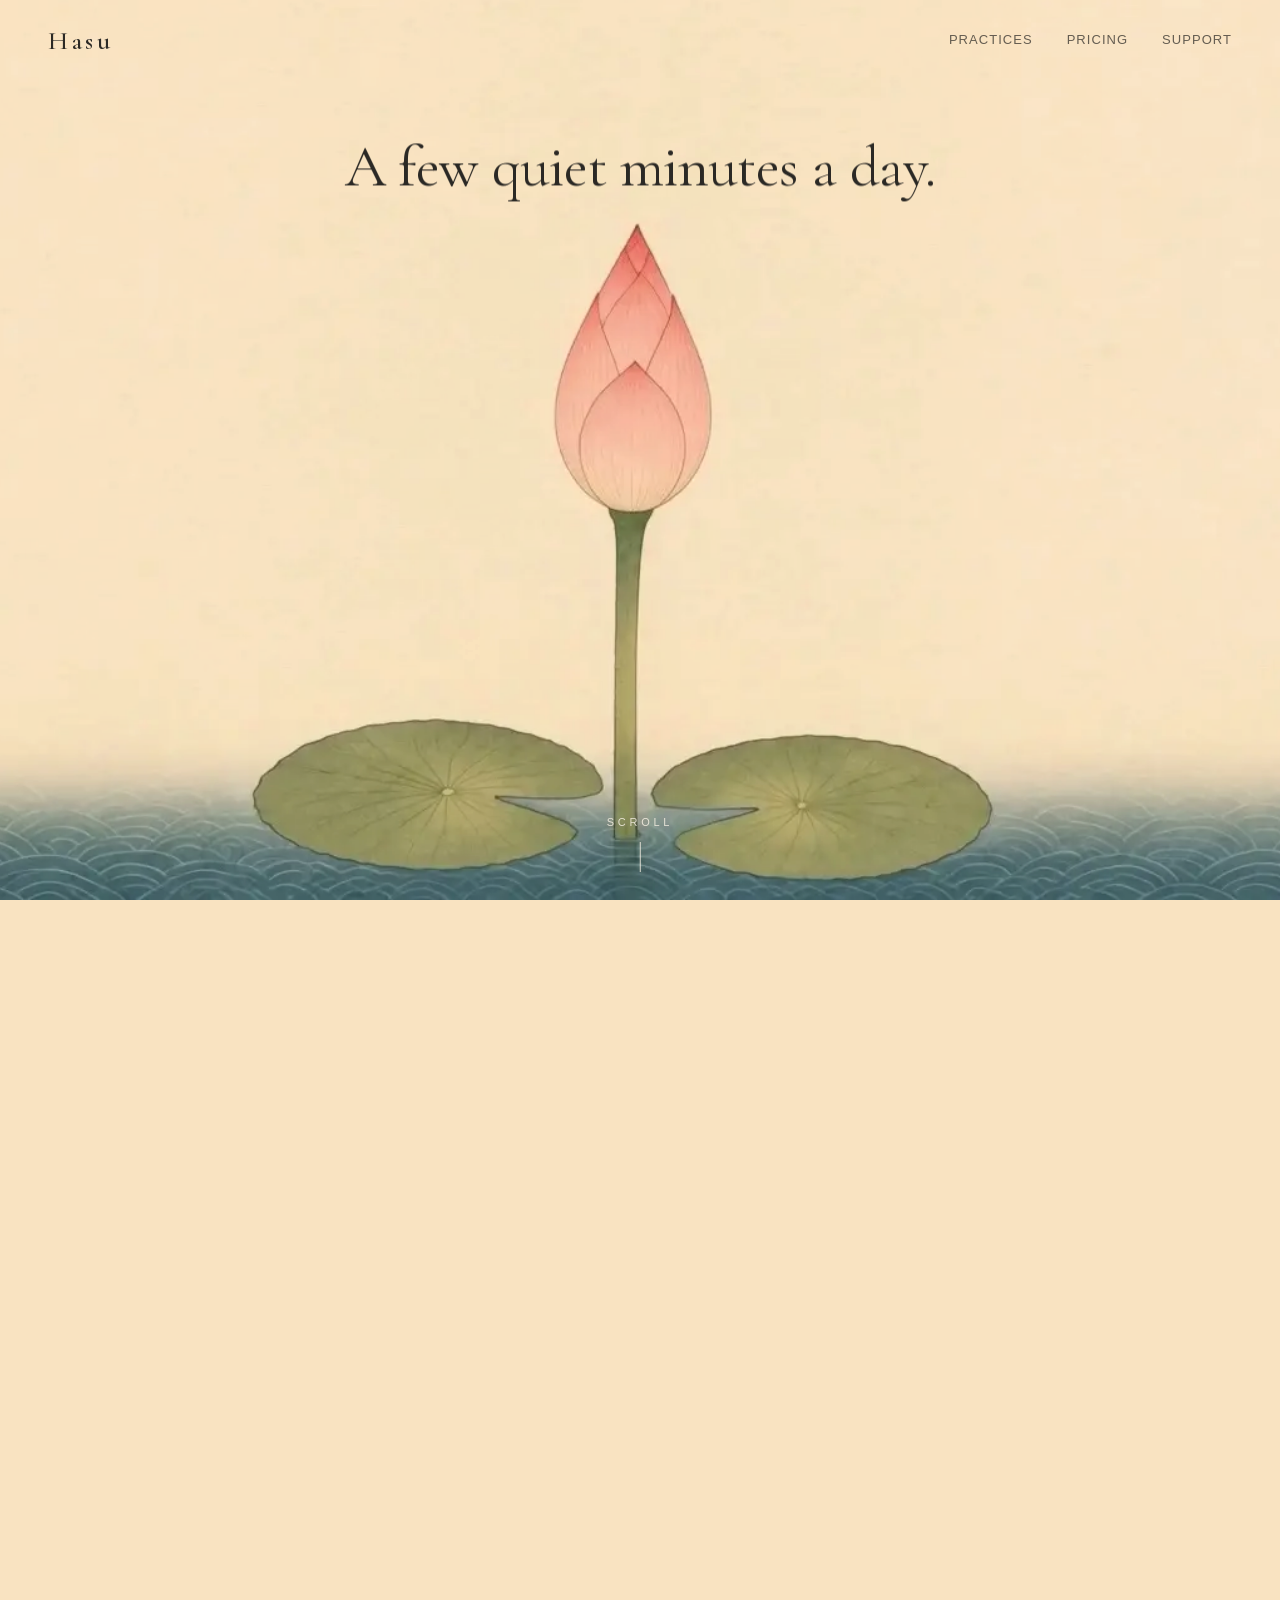
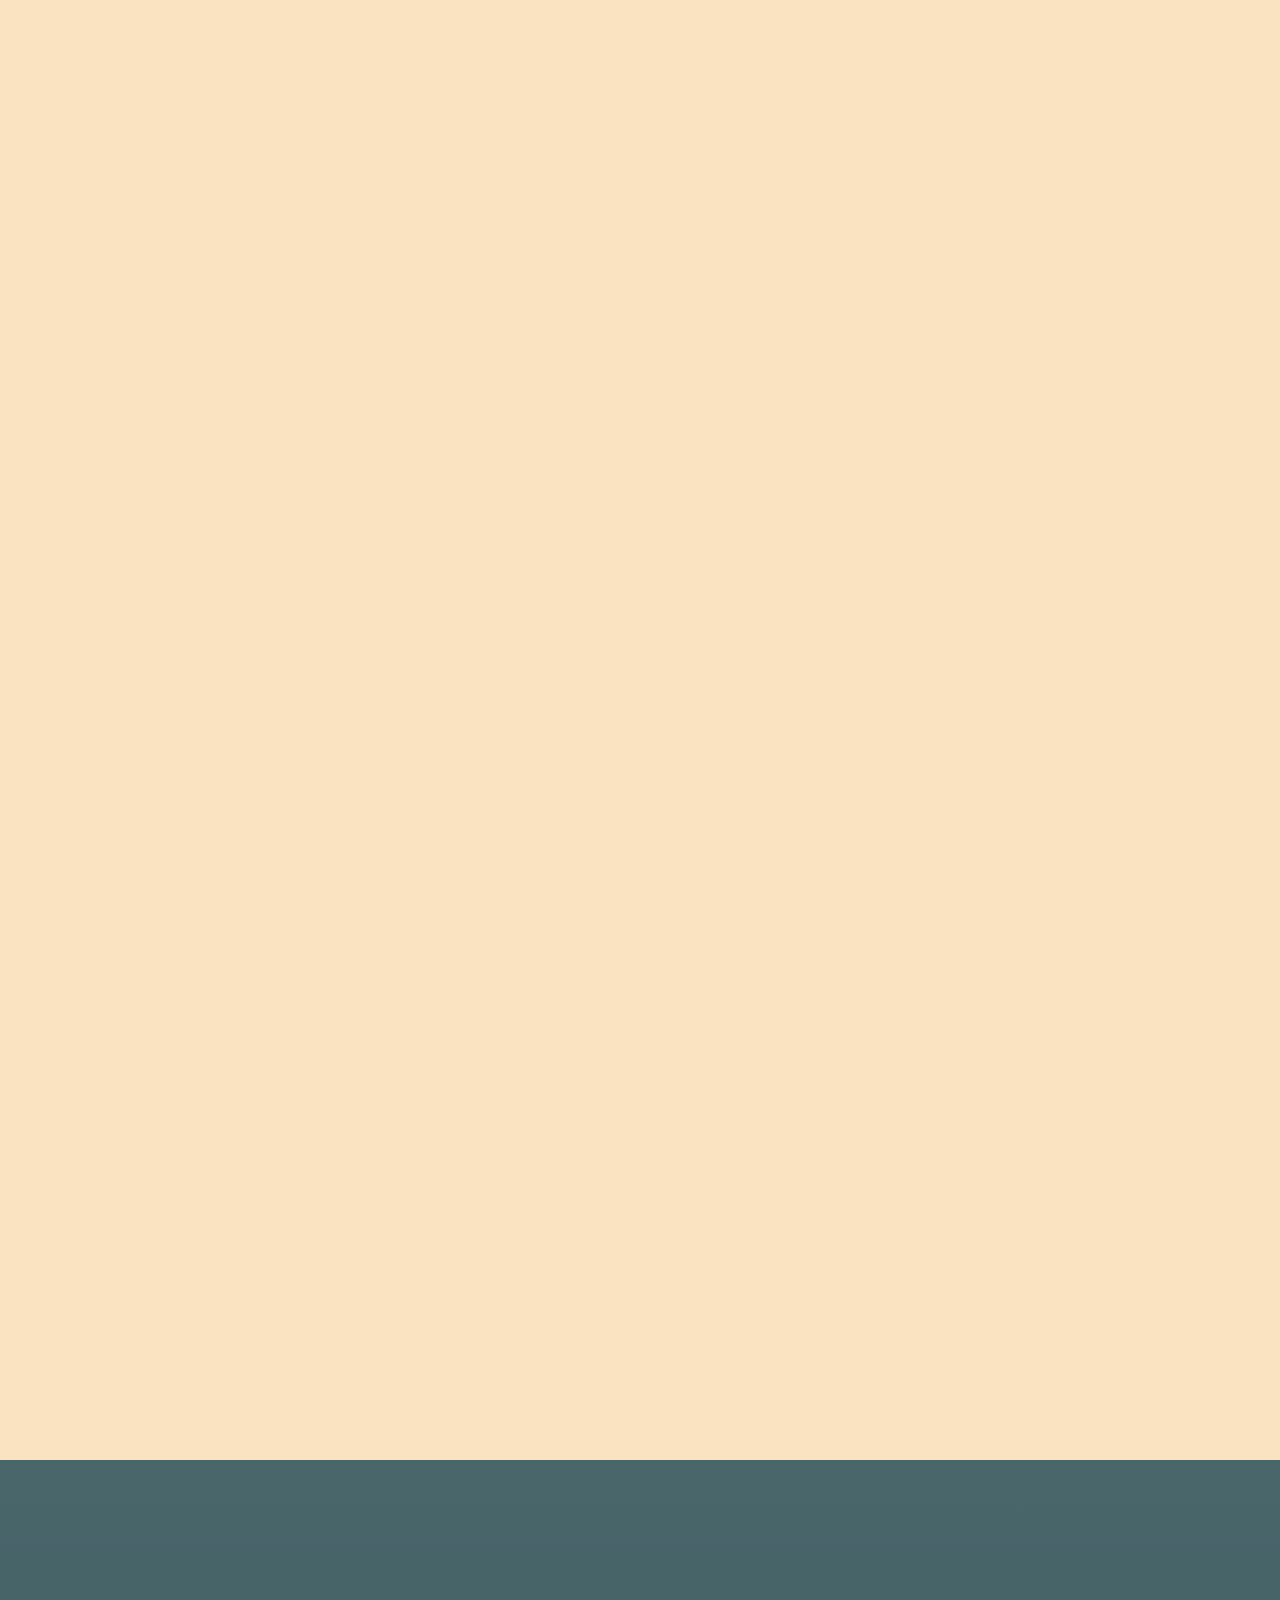
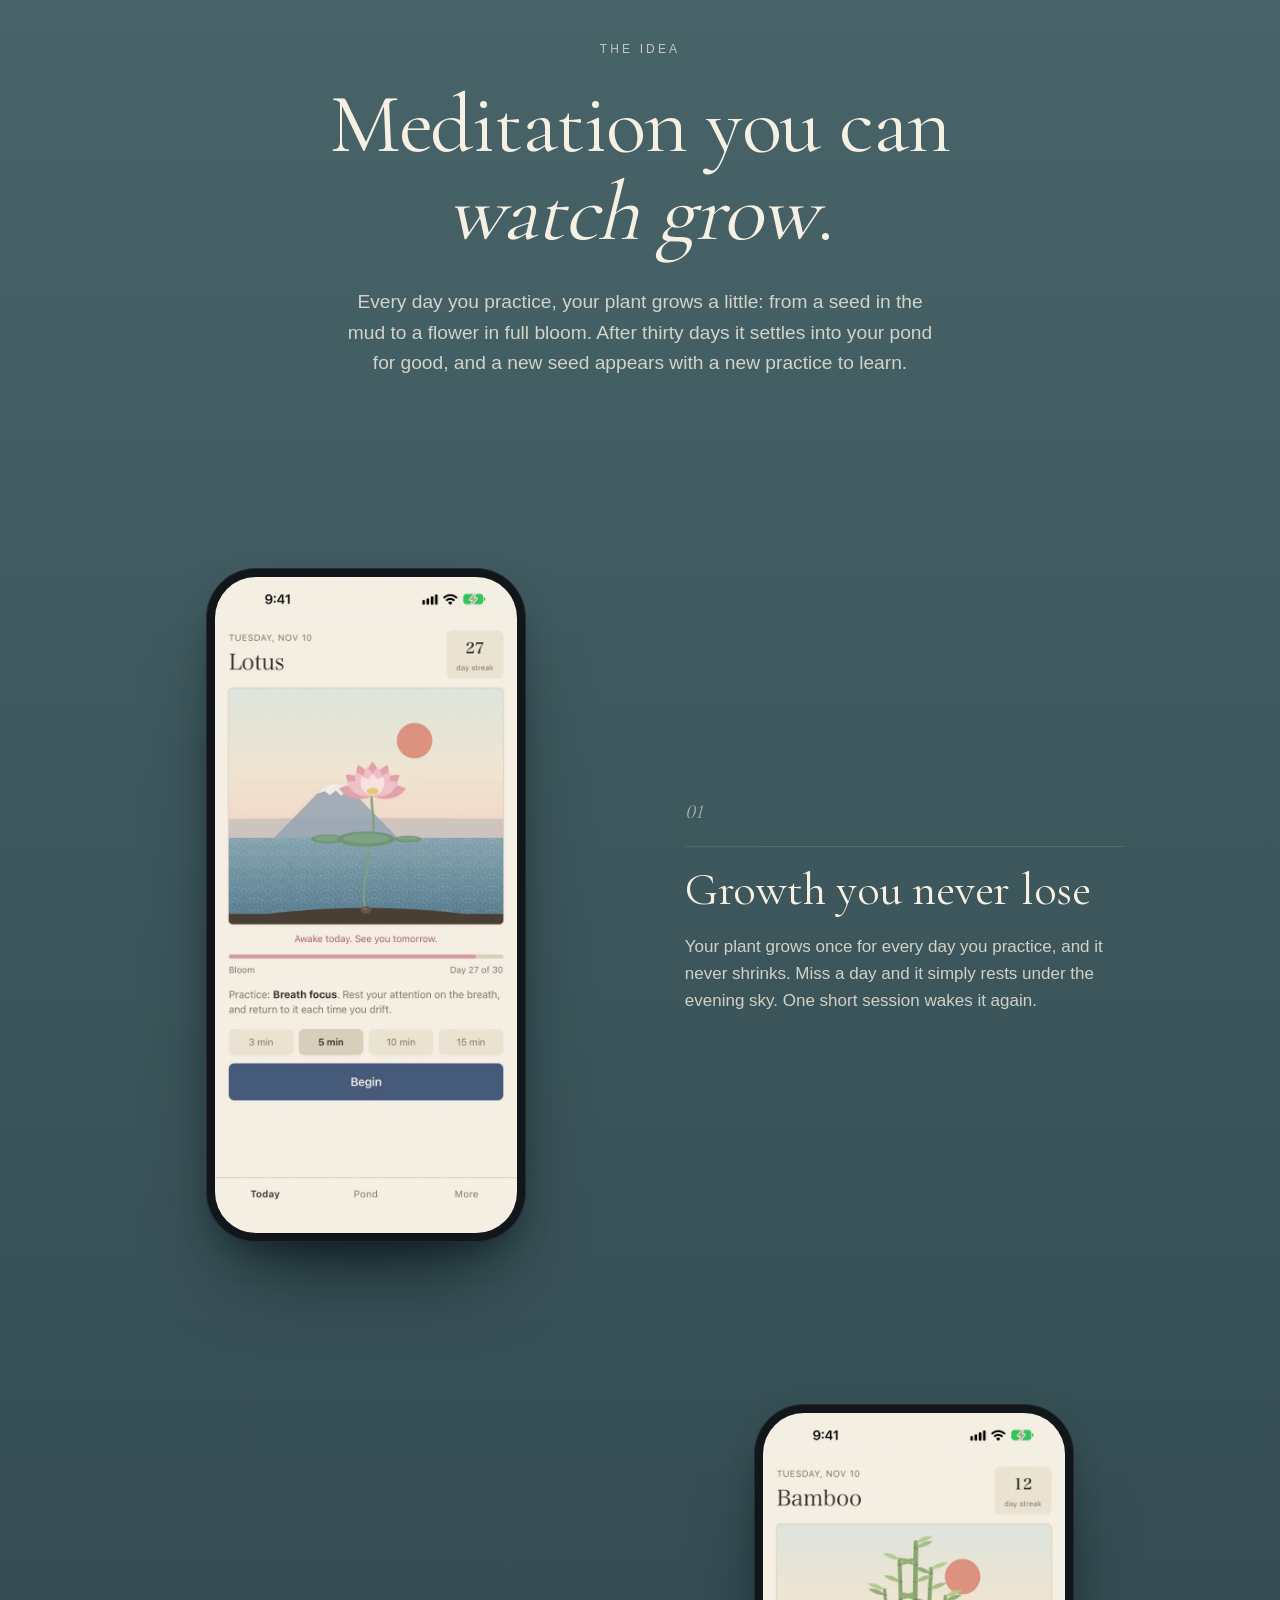
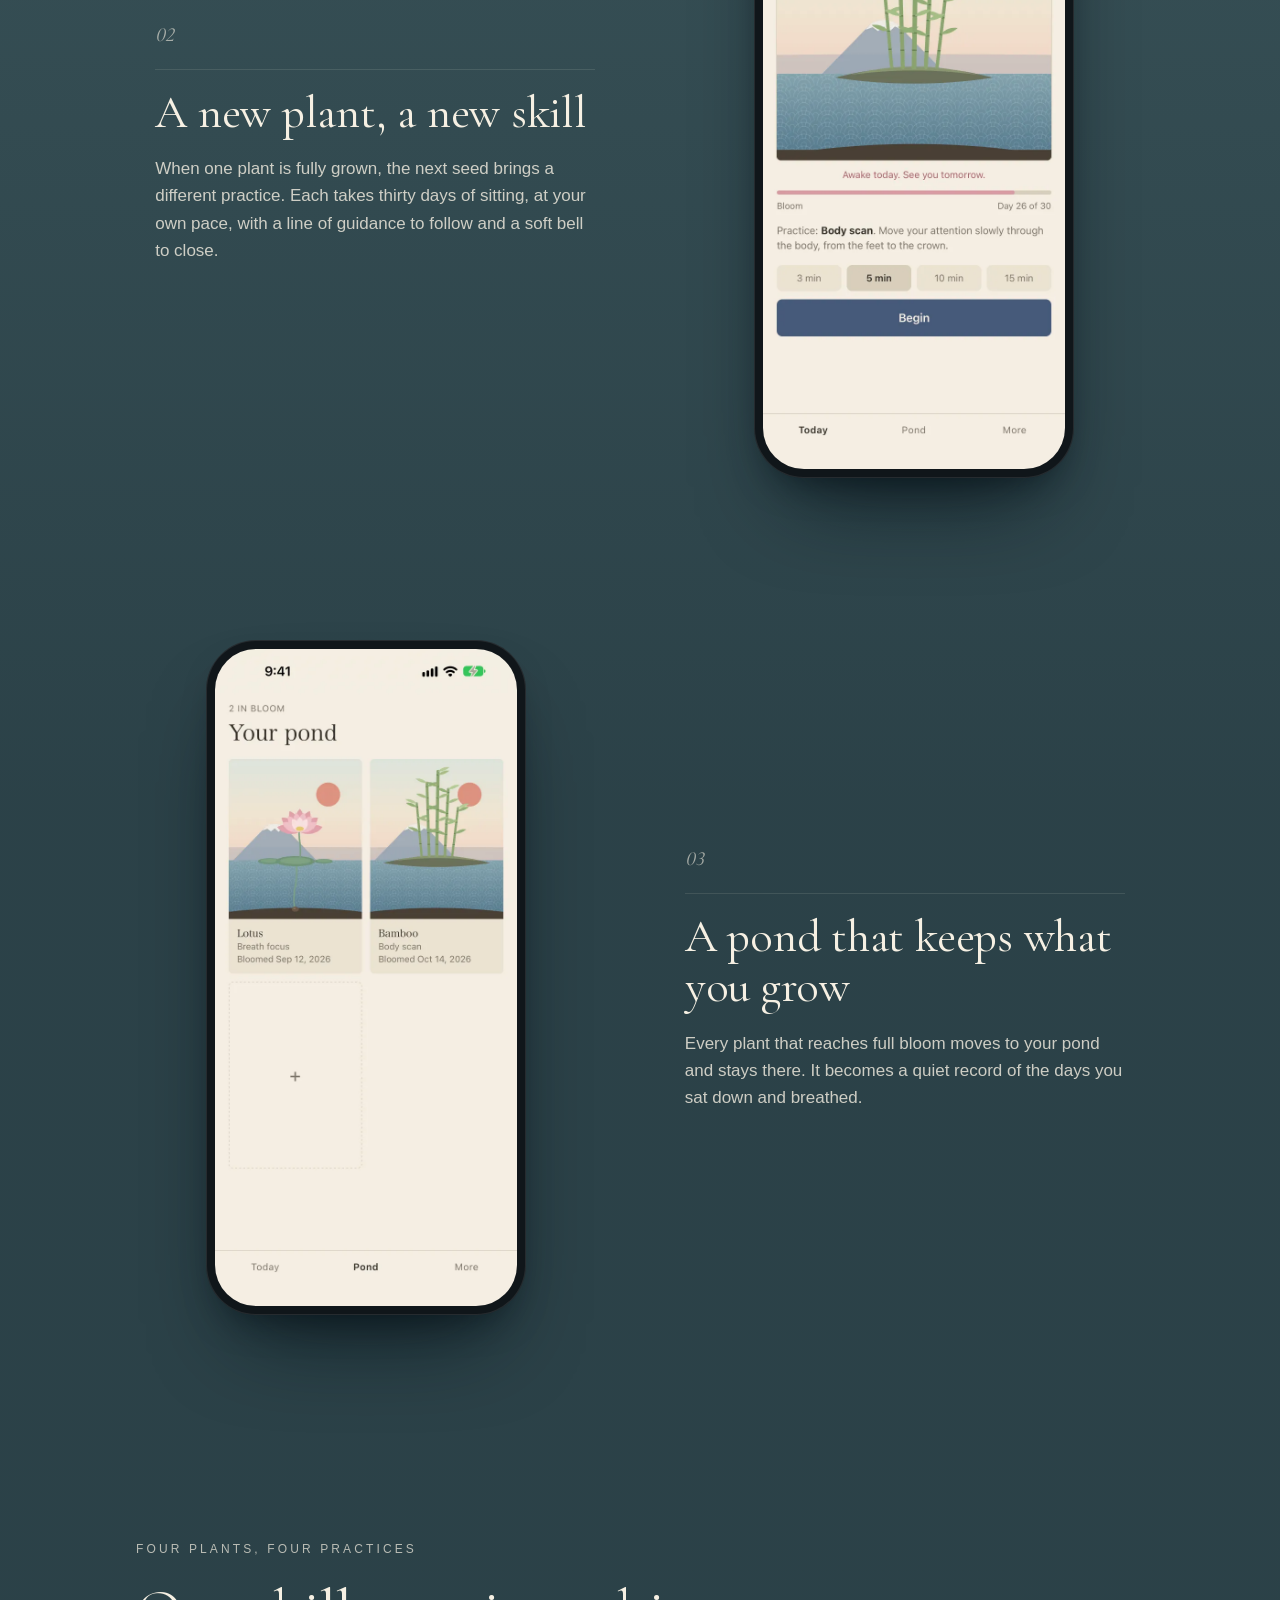
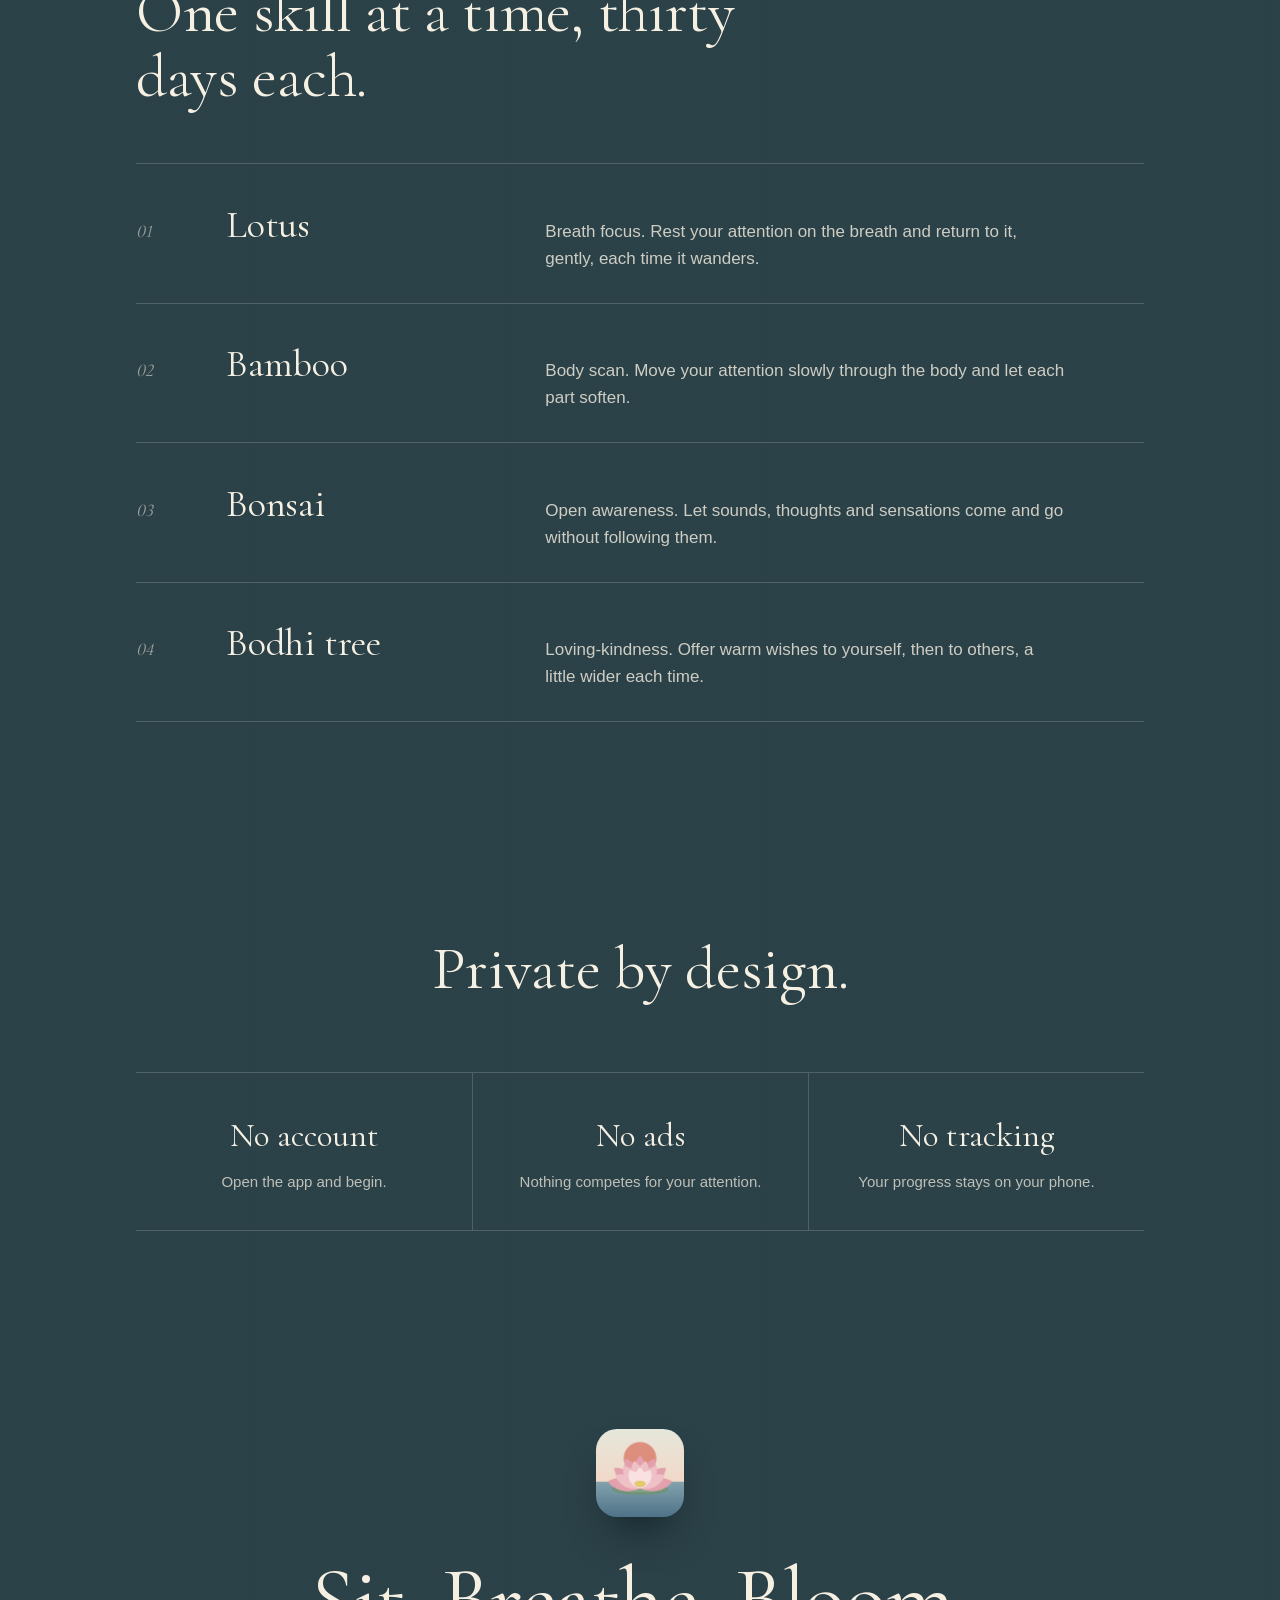
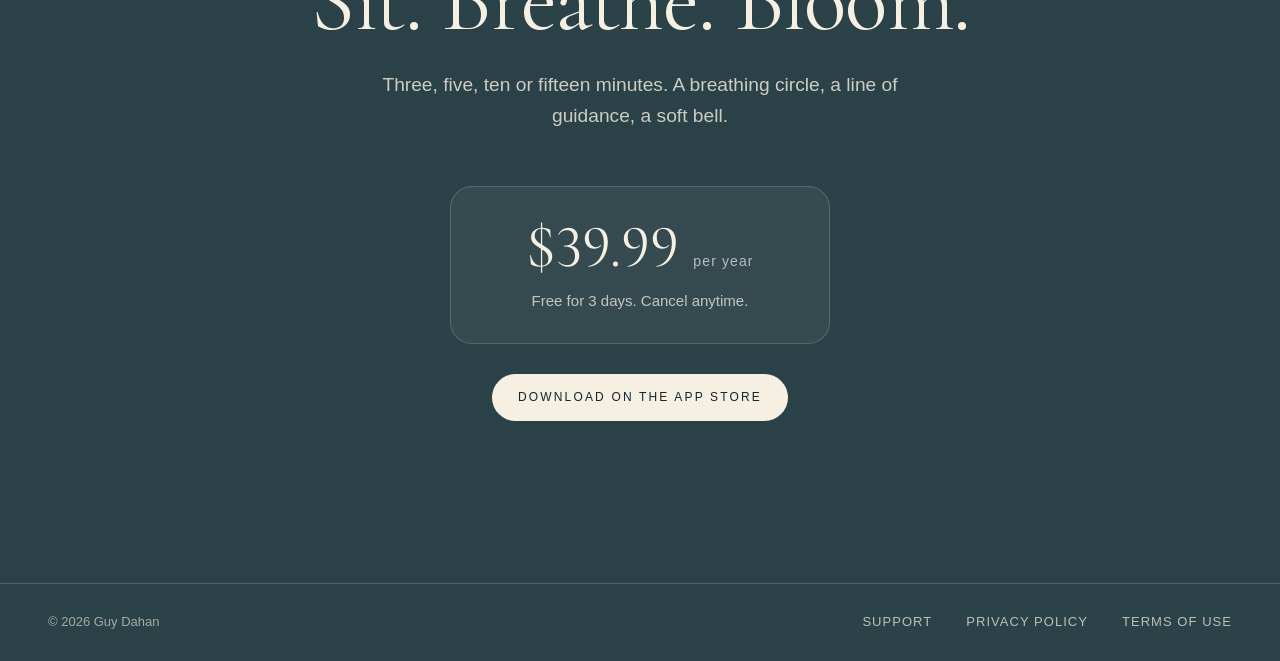
<file: index.html>
<!doctype html>
<html lang="en">
<head>
<meta charset="utf-8">
<meta name="viewport" content="width=device-width, initial-scale=1, viewport-fit=cover">
<title>Hasu: Lotus Meditation</title>
<meta name="description" content="A lotus that grows with your meditation practice. A few quiet minutes a day. No account, no ads, no tracking.">
<meta property="og:title" content="Hasu: Lotus Meditation">
<meta property="og:description" content="A lotus that grows with your meditation practice.">
<meta property="og:image" content="img/og.jpg">
<meta name="theme-color" content="#f4e7cf">
<link rel="icon" href="img/icon-180.png">
<link rel="apple-touch-icon" href="img/icon-180.png">
<link rel="preload" href="fonts/cormorant-garamond.woff2" as="font" type="font/woff2" crossorigin>
<link rel="preload" href="frames/f000.webp" as="image" type="image/webp">
<link rel="stylesheet" href="style.css">
</head>
<body class="home">

<header class="bar">
  <a class="mark" href="./">Hasu</a>
  <nav>
    <a href="#practices">Practices</a>
    <a href="#pricing">Pricing</a>
    <a href="support.html">Support</a>
  </nav>
</header>

<!-- Scroll-driven bloom: the canvas stays pinned while the page scrolls through this section. -->
<section class="bloom" id="bloom" aria-label="A lotus opening as you scroll">
  <div class="pin">
    <canvas id="stage" aria-hidden="true"></canvas>
    <div class="loader" id="loader" aria-hidden="true"></div>
    <div class="lines">
      <p class="line" data-from="0" data-to="0.2"><span>A few quiet minutes a day.</span></p>
      <p class="line" data-from="0.28" data-to="0.5"><span>Each one helps your lotus grow.</span></p>
      <p class="line" data-from="0.58" data-to="0.8"><span>What has grown is never lost.</span></p>
      <div class="line final" data-from="0.88" data-to="2">
        <p class="eyebrow">Lotus Meditation</p>
        <h1>Hasu</h1>
      </div>
      <div class="line cta" data-from="0.9" data-to="2">
        <p class="tag">Grow a calm daily practice.</p>
        <a class="pill" href="https://apps.apple.com/app/id6833147515">Download on the App Store</a>
      </div>
    </div>
    <div class="hint" id="hint">Scroll</div>
  </div>
</section>

<main class="below">

  <section class="statement" data-reveal>
    <p class="eyebrow">The idea</p>
    <h2>Meditation you can <em>watch grow</em>.</h2>
    <p>Every day you practice, your plant grows a little: from a seed in the mud to a flower in full bloom. After thirty days it settles into your pond for good, and a new seed appears with a new practice to learn.</p>
  </section>

  <section class="feature" data-reveal>
    <div class="phone"><img src="img/01-lotus-bloom.webp" width="660" height="1434" loading="lazy" decoding="async" alt="The Today screen showing a lotus in bloom on day 27 of 30"></div>
    <div class="copy">
      <p class="num">01</p>
      <h3>Growth you never lose</h3>
      <p>Your plant grows once for every day you practice, and it never shrinks. Miss a day and it simply rests under the evening sky. One short session wakes it again.</p>
    </div>
  </section>

  <section class="feature flip" data-reveal>
    <div class="phone"><img src="img/03-bamboo.webp" width="660" height="1434" loading="lazy" decoding="async" alt="A bamboo grove grown through body scan practice"></div>
    <div class="copy">
      <p class="num">02</p>
      <h3>A new plant, a new skill</h3>
      <p>When one plant is fully grown, the next seed brings a different practice. Each takes thirty days of sitting, at your own pace, with a line of guidance to follow and a soft bell to close.</p>
    </div>
  </section>

  <section class="feature" data-reveal>
    <div class="phone"><img src="img/04-pond.webp" width="660" height="1434" loading="lazy" decoding="async" alt="The pond, holding plants that have reached full bloom"></div>
    <div class="copy">
      <p class="num">03</p>
      <h3>A pond that keeps what you grow</h3>
      <p>Every plant that reaches full bloom moves to your pond and stays there. It becomes a quiet record of the days you sat down and breathed.</p>
    </div>
  </section>

  <section class="practices" id="practices">
    <div class="head" data-reveal>
      <p class="eyebrow">Four plants, four practices</p>
      <h2>One skill at a time, thirty days each.</h2>
    </div>
    <ol>
      <li data-reveal><span class="n">01</span><h3>Lotus</h3><p>Breath focus. Rest your attention on the breath and return to it, gently, each time it wanders.</p></li>
      <li data-reveal><span class="n">02</span><h3>Bamboo</h3><p>Body scan. Move your attention slowly through the body and let each part soften.</p></li>
      <li data-reveal><span class="n">03</span><h3>Bonsai</h3><p>Open awareness. Let sounds, thoughts and sensations come and go without following them.</p></li>
      <li data-reveal><span class="n">04</span><h3>Bodhi tree</h3><p>Loving-kindness. Offer warm wishes to yourself, then to others, a little wider each time.</p></li>
    </ol>
  </section>

  <section class="quiet" data-reveal>
    <h2>Private by design.</h2>
    <ul>
      <li><strong>No account</strong><span>Open the app and begin.</span></li>
      <li><strong>No ads</strong><span>Nothing competes for your attention.</span></li>
      <li><strong>No tracking</strong><span>Your progress stays on your phone.</span></li>
    </ul>
  </section>

  <section class="close" id="pricing" data-reveal>
    <img class="icon" src="img/icon-180.png" width="88" height="88" alt="">
    <h2>Sit. Breathe. Bloom.</h2>
    <p>Three, five, ten or fifteen minutes. A breathing circle, a line of guidance, a soft bell.</p>
    <div class="plan">
      <p class="amount">$39.99 <span>per year</span></p>
      <p class="terms">Free for 3 days. Cancel anytime.</p>
    </div>
    <a class="pill" href="https://apps.apple.com/app/id6833147515">Download on the App Store</a>
  </section>
</main>

<footer class="foot">
  <span>© 2026 Guy Dahan</span>
  <nav><a href="support.html">Support</a><a href="privacy.html">Privacy Policy</a><a href="https://www.apple.com/legal/internet-services/itunes/dev/stdeula/">Terms of Use</a></nav>
</footer>

<script src="scroll.js"></script>
</body>
</html>
</file>
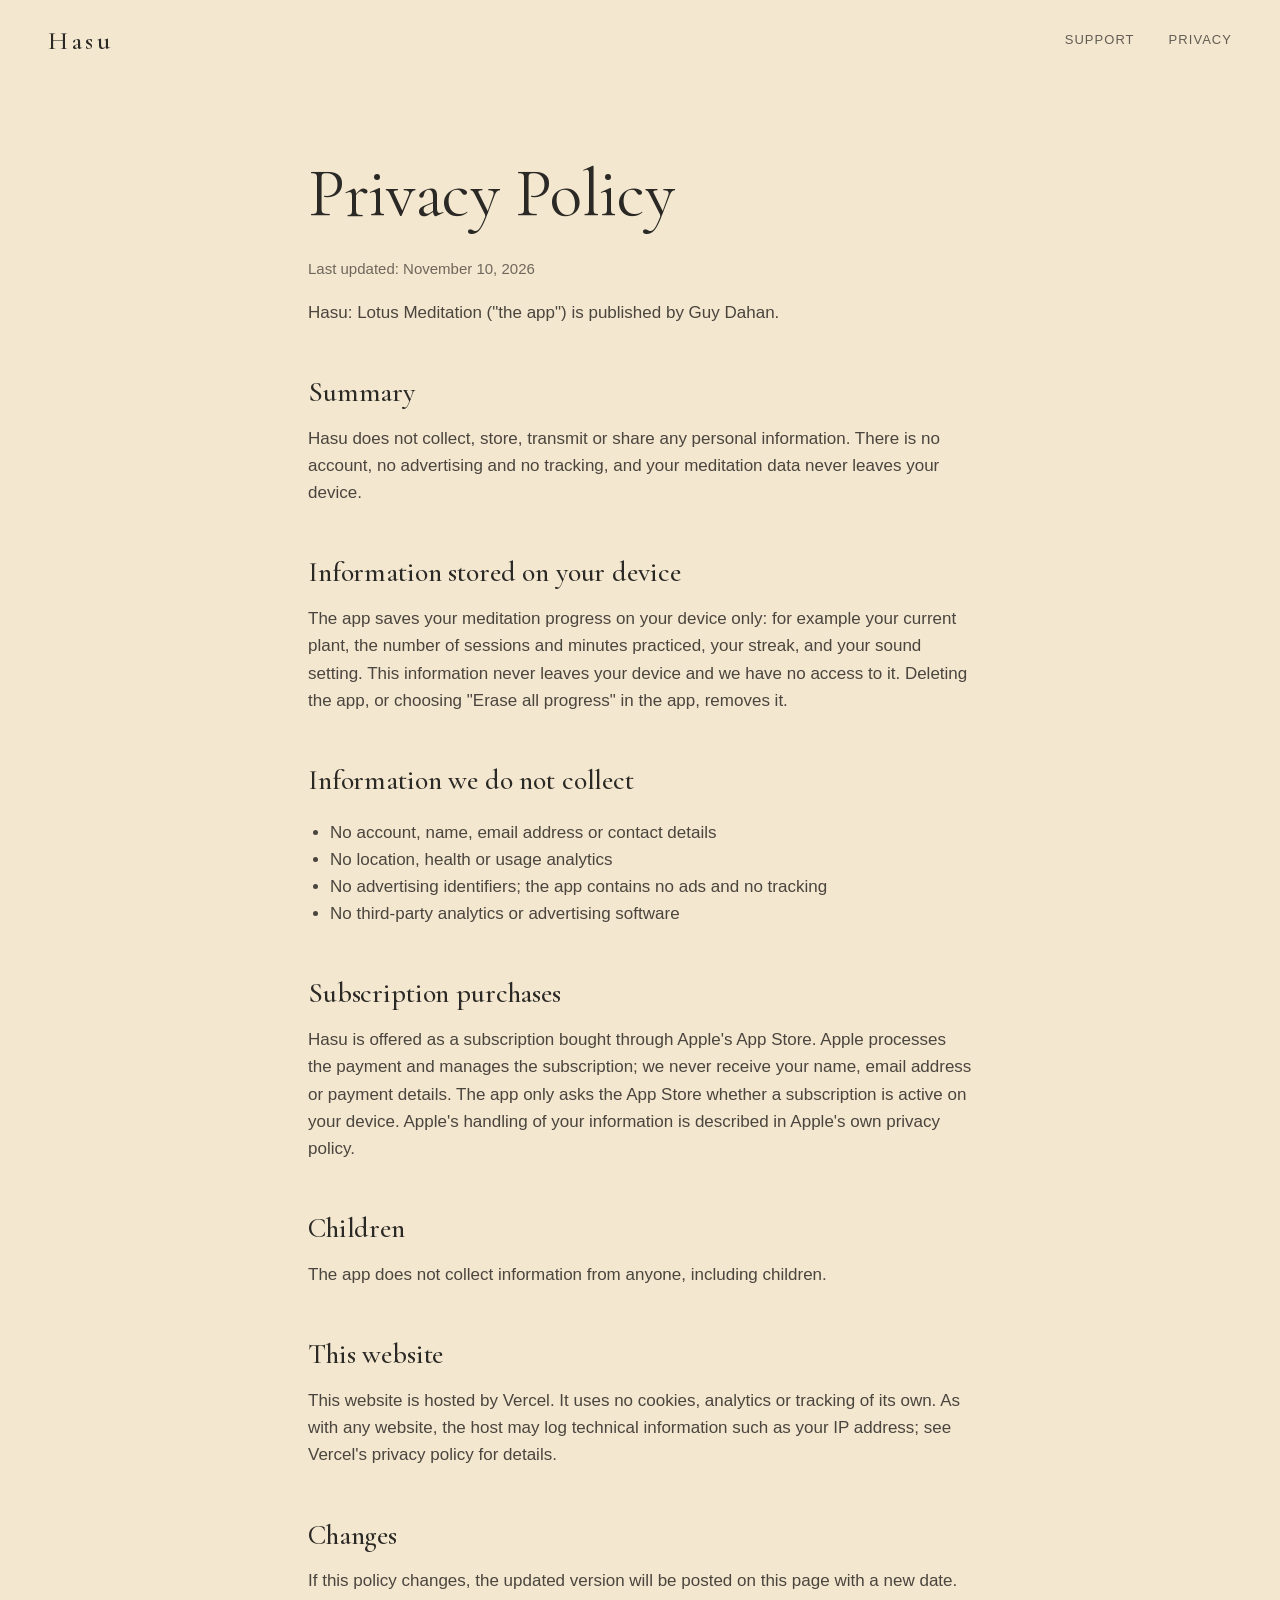
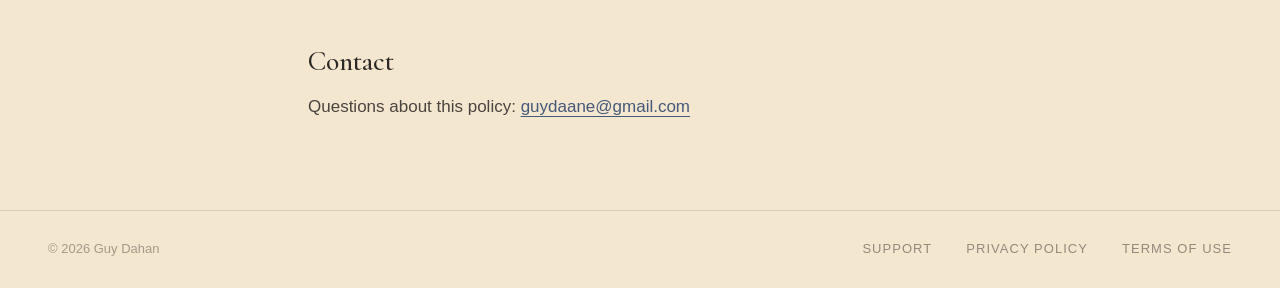
<file: privacy.html>
<!doctype html>
<html lang="en">
<head>
<meta charset="utf-8">
<meta name="viewport" content="width=device-width, initial-scale=1, viewport-fit=cover">
<title>Privacy Policy · Hasu</title>
<meta name="description" content="Hasu does not collect, store, transmit or share any personal information.">
<meta name="theme-color" content="#f4e7cf">
<link rel="icon" href="img/icon-180.png">
<link rel="stylesheet" href="style.css">
</head>
<body class="text">
<header class="bar">
  <a class="mark" href="./">Hasu</a>
  <nav><a href="support.html">Support</a><a href="privacy.html">Privacy</a></nav>
</header>
<main class="page">
  <h1>Privacy Policy</h1>
  <p class="date">Last updated: November 10, 2026</p>
  <p>Hasu: Lotus Meditation ("the app") is published by Guy Dahan.</p>

  <h2>Summary</h2>
  <p>Hasu does not collect, store, transmit or share any personal information. There is no account, no advertising and no tracking, and your meditation data never leaves your device.</p>

  <h2>Information stored on your device</h2>
  <p>The app saves your meditation progress on your device only: for example your current plant, the number of sessions and minutes practiced, your streak, and your sound setting. This information never leaves your device and we have no access to it. Deleting the app, or choosing "Erase all progress" in the app, removes it.</p>

  <h2>Information we do not collect</h2>
  <ul>
    <li>No account, name, email address or contact details</li>
    <li>No location, health or usage analytics</li>
    <li>No advertising identifiers; the app contains no ads and no tracking</li>
    <li>No third-party analytics or advertising software</li>
  </ul>

  <h2>Subscription purchases</h2>
  <p>Hasu is offered as a subscription bought through Apple's App Store. Apple processes the payment and manages the subscription; we never receive your name, email address or payment details. The app only asks the App Store whether a subscription is active on your device. Apple's handling of your information is described in Apple's own privacy policy.</p>

  <h2>Children</h2>
  <p>The app does not collect information from anyone, including children.</p>

  <h2>This website</h2>
  <p>This website is hosted by Vercel. It uses no cookies, analytics or tracking of its own. As with any website, the host may log technical information such as your IP address; see Vercel's privacy policy for details.</p>

  <h2>Changes</h2>
  <p>If this policy changes, the updated version will be posted on this page with a new date.</p>

  <h2>Contact</h2>
  <p>Questions about this policy: <a href="mailto:guydaane@gmail.com">guydaane@gmail.com</a></p>
</main>
<footer class="foot">
  <span>© 2026 Guy Dahan</span>
  <nav><a href="support.html">Support</a><a href="privacy.html">Privacy Policy</a><a href="https://www.apple.com/legal/internet-services/itunes/dev/stdeula/">Terms of Use</a></nav>
</footer>
</body>
</html>
</file>
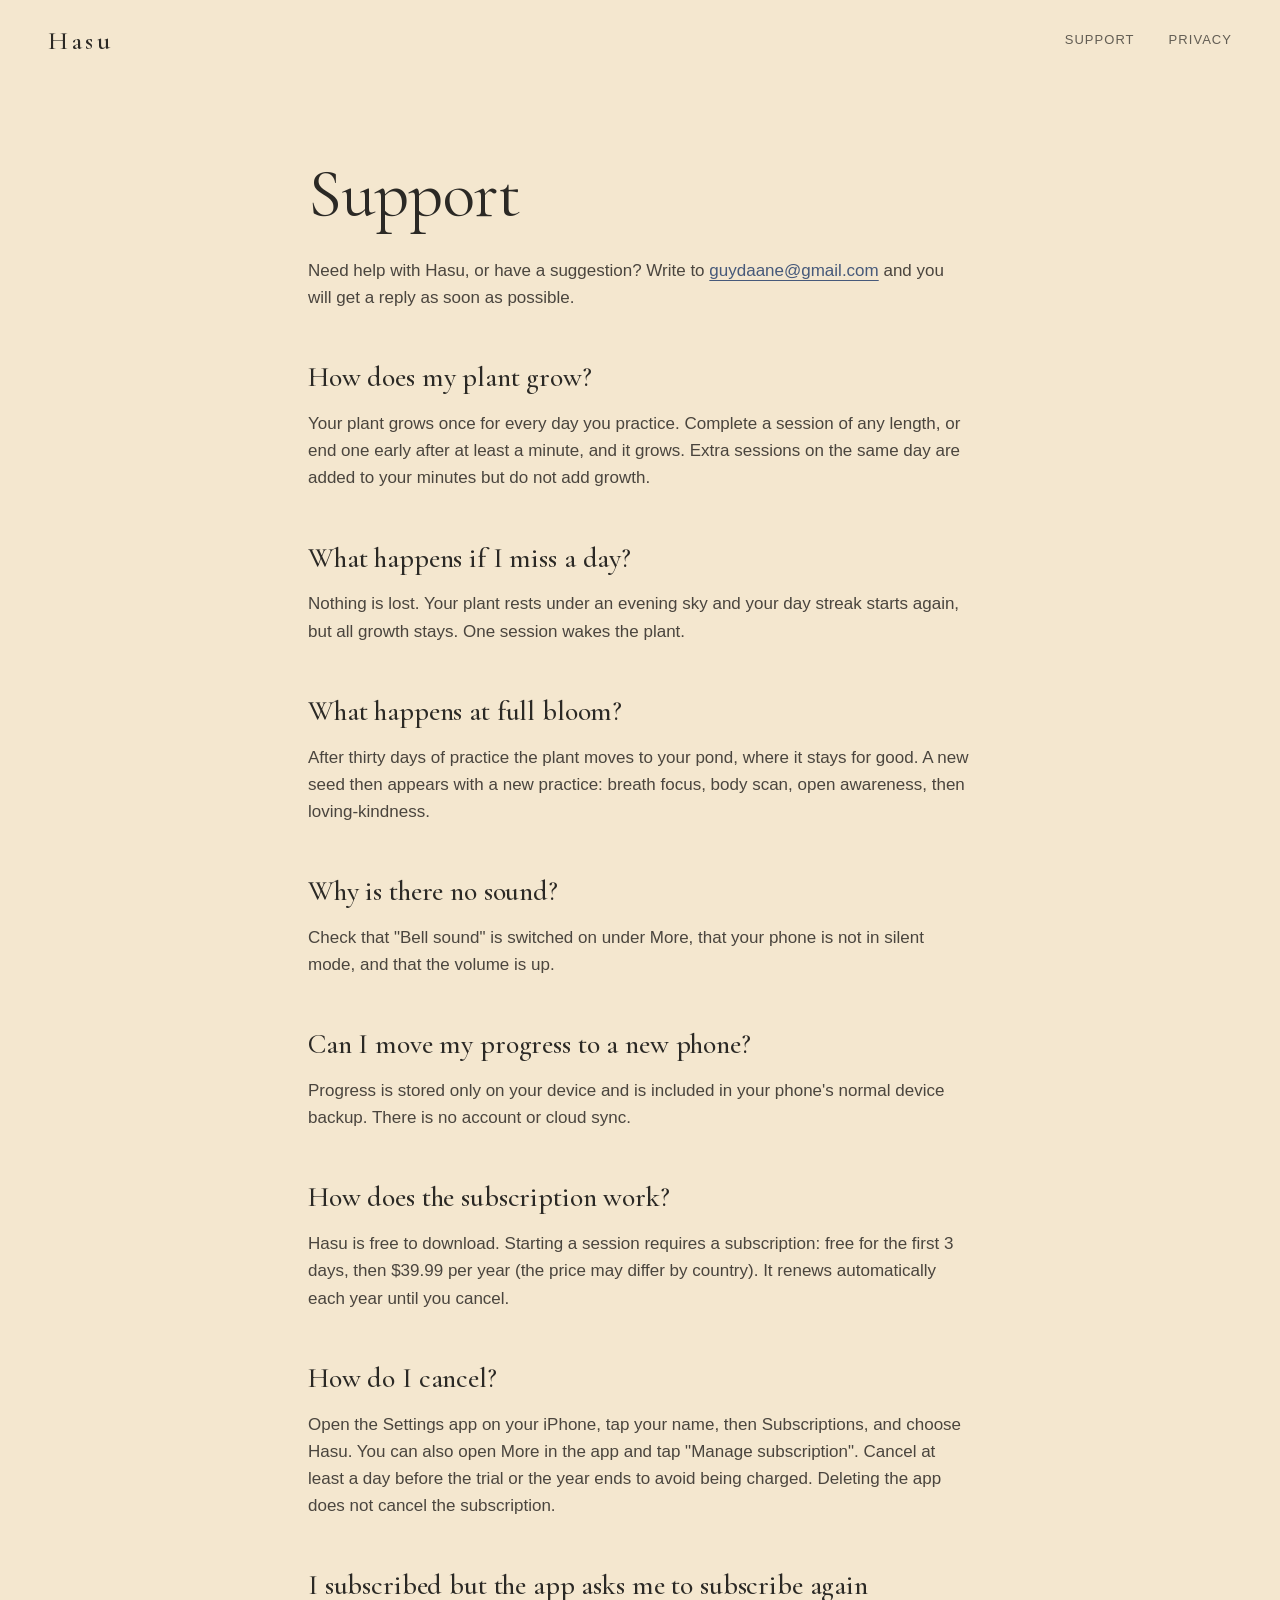
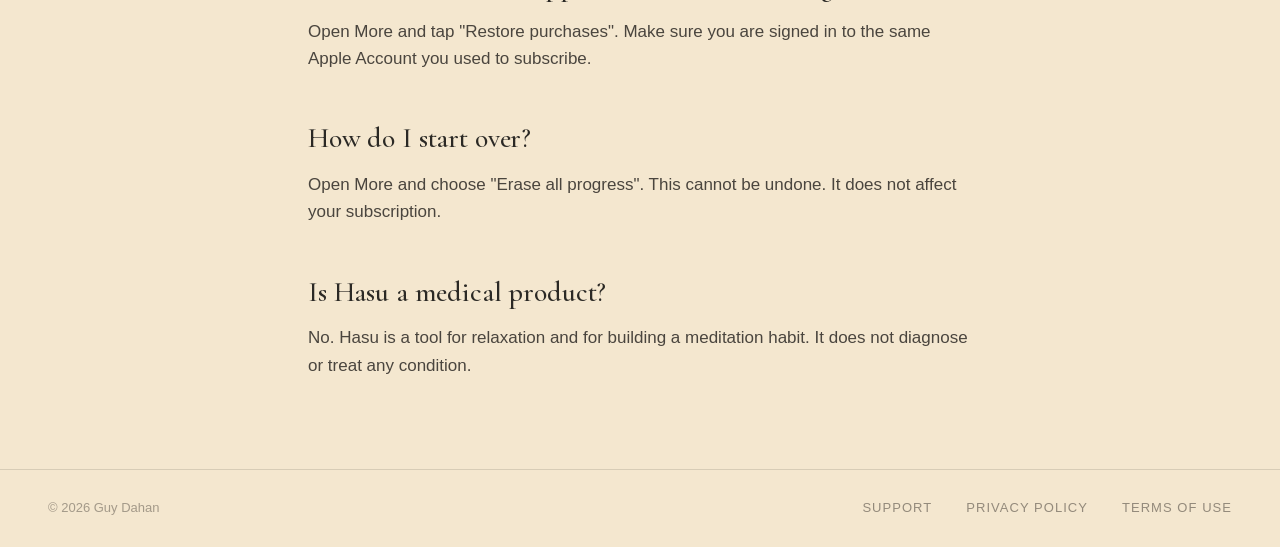
<file: support.html>
<!doctype html>
<html lang="en">
<head>
<meta charset="utf-8">
<meta name="viewport" content="width=device-width, initial-scale=1, viewport-fit=cover">
<title>Support · Hasu</title>
<meta name="description" content="Help and contact for Hasu: Lotus Meditation.">
<meta name="theme-color" content="#f4e7cf">
<link rel="icon" href="img/icon-180.png">
<link rel="stylesheet" href="style.css">
</head>
<body class="text">
<header class="bar">
  <a class="mark" href="./">Hasu</a>
  <nav><a href="support.html">Support</a><a href="privacy.html">Privacy</a></nav>
</header>
<main class="page">
  <h1>Support</h1>
  <p>Need help with Hasu, or have a suggestion? Write to <a href="mailto:guydaane@gmail.com">guydaane@gmail.com</a> and you will get a reply as soon as possible.</p>

  <h2>How does my plant grow?</h2>
  <p>Your plant grows once for every day you practice. Complete a session of any length, or end one early after at least a minute, and it grows. Extra sessions on the same day are added to your minutes but do not add growth.</p>

  <h2>What happens if I miss a day?</h2>
  <p>Nothing is lost. Your plant rests under an evening sky and your day streak starts again, but all growth stays. One session wakes the plant.</p>

  <h2>What happens at full bloom?</h2>
  <p>After thirty days of practice the plant moves to your pond, where it stays for good. A new seed then appears with a new practice: breath focus, body scan, open awareness, then loving-kindness.</p>

  <h2>Why is there no sound?</h2>
  <p>Check that "Bell sound" is switched on under More, that your phone is not in silent mode, and that the volume is up.</p>

  <h2>Can I move my progress to a new phone?</h2>
  <p>Progress is stored only on your device and is included in your phone's normal device backup. There is no account or cloud sync.</p>

  <h2>How does the subscription work?</h2>
  <p>Hasu is free to download. Starting a session requires a subscription: free for the first 3 days, then $39.99 per year (the price may differ by country). It renews automatically each year until you cancel.</p>

  <h2>How do I cancel?</h2>
  <p>Open the Settings app on your iPhone, tap your name, then Subscriptions, and choose Hasu. You can also open More in the app and tap "Manage subscription". Cancel at least a day before the trial or the year ends to avoid being charged. Deleting the app does not cancel the subscription.</p>

  <h2>I subscribed but the app asks me to subscribe again</h2>
  <p>Open More and tap "Restore purchases". Make sure you are signed in to the same Apple Account you used to subscribe.</p>

  <h2>How do I start over?</h2>
  <p>Open More and choose "Erase all progress". This cannot be undone. It does not affect your subscription.</p>

  <h2>Is Hasu a medical product?</h2>
  <p>No. Hasu is a tool for relaxation and for building a meditation habit. It does not diagnose or treat any condition.</p>
</main>
<footer class="foot">
  <span>© 2026 Guy Dahan</span>
  <nav><a href="support.html">Support</a><a href="privacy.html">Privacy Policy</a><a href="https://www.apple.com/legal/internet-services/itunes/dev/stdeula/">Terms of Use</a></nav>
</footer>
</body>
</html>
</file>
<file: style.css>
@font-face {
  font-family: "Cormorant Garamond";
  src: url("fonts/cormorant-garamond.woff2") format("woff2");
  font-weight: 300 700; font-style: normal; font-display: swap;
}
:root {
  --paper: #f4e7cf;   /* replaced at runtime with the artwork's own paper colour */
  --water: #3f6272;   /* replaced at runtime with the artwork's water colour */
  --deep: color-mix(in srgb, var(--water) 52%, #0b1a22);
  --ink: #2b2925;
  --ink-soft: #6f675c;
  --indigo: #46597a;
  --on-water: #f6f0e3;
  --line: rgba(246, 240, 227, .18);
  --serif: "Cormorant Garamond", "Hiragino Mincho ProN", "Yu Mincho", "Iowan Old Style", "Palatino Linotype", Georgia, serif;
  --sans: -apple-system, BlinkMacSystemFont, "Segoe UI", Roboto, "Helvetica Neue", sans-serif;
  --ease: cubic-bezier(.2, .7, .2, 1);
}
* { box-sizing: border-box; }
html { -webkit-text-size-adjust: 100%; scroll-behavior: smooth; scroll-padding-top: 40px; font-variant-numeric: lining-nums; }
body { margin: 0; background: var(--paper); color: var(--ink); font-family: var(--sans); line-height: 1.6; -webkit-font-smoothing: antialiased; text-rendering: optimizeLegibility; }
a { color: inherit; text-decoration: none; }
h1, h2, h3 { font-family: var(--serif); font-weight: 500; margin: 0; letter-spacing: -.005em; }
p { margin: 0; }
em { font-style: italic; }

/* ---- Header ---- */
.bar {
  position: absolute; inset: 0 0 auto 0; z-index: 10; display: flex; justify-content: space-between; align-items: center;
  padding: max(20px, env(safe-area-inset-top)) clamp(20px, 4vw, 48px) 20px; color: var(--ink);
}
.mark { font-family: var(--serif); font-size: 26px; font-weight: 500; letter-spacing: .14em; }
.bar nav, .foot nav { display: flex; gap: clamp(18px, 3vw, 34px); font-size: 13px; letter-spacing: .08em; text-transform: uppercase; }
.bar nav a, .foot nav a { opacity: .72; transition: opacity .3s; }
.bar nav a:hover, .foot nav a:hover { opacity: 1; }
body.home .bar { position: fixed; transition: color .5s var(--ease), background-color .5s var(--ease), padding .5s var(--ease); }
body.home .bar.solid {
  color: var(--on-water); padding-top: max(13px, env(safe-area-inset-top)); padding-bottom: 13px;
  background: color-mix(in srgb, var(--deep) 78%, transparent);
  -webkit-backdrop-filter: blur(14px) saturate(1.2); backdrop-filter: blur(14px) saturate(1.2);
}

/* ---- Shared small type ---- */
.eyebrow { font-size: 12px; letter-spacing: .26em; text-transform: uppercase; opacity: .7; }
.pill {
  display: inline-block; font-size: 12px; letter-spacing: .18em; text-transform: uppercase;
  padding: 14px 26px; border-radius: 999px; background: var(--ink); color: var(--paper);
}

/* ---- Scroll-driven bloom ---- */
.bloom { height: 340vh; position: relative; }
.pin { position: sticky; top: 0; height: 100vh; height: 100svh; overflow: hidden; background: var(--paper); contain: layout paint; }
#stage { position: absolute; inset: 0; width: 100%; height: 100%; display: block; opacity: 0; transition: opacity 1.2s ease; }
.ready #stage { opacity: 1; }
.loader { position: absolute; left: 0; right: 0; top: 0; height: 2px; background: var(--ink); opacity: .35; transform: scaleX(0); transform-origin: left; transition: transform .3s linear, opacity .6s .2s; z-index: 3; }
.loader.done { opacity: 0; }
.lines { position: absolute; inset: 0; pointer-events: none; }
.line {
  position: absolute; left: 0; right: 0; top: 15vh; margin: 0; padding: 0 24px; text-align: center;
  font-family: var(--serif); font-weight: 400; font-size: clamp(30px, 4.6vw, 64px); line-height: 1.1; letter-spacing: -.01em; color: var(--ink);
  opacity: 0; visibility: hidden; will-change: opacity, transform;
}
.line.final { top: 9vh; }
.line.final .eyebrow { font-family: var(--sans); margin-bottom: 1vh; }
.line.final h1 { font-size: clamp(64px, min(12vw, 14vh), 168px); font-weight: 400; letter-spacing: .1em; margin-right: -.1em; line-height: 1; }
/* The call to action sits on the water so nothing covers the open flower. */
.line.cta { top: auto; bottom: 0; padding: 14vh 24px max(30px, env(safe-area-inset-bottom)); color: var(--on-water); background: linear-gradient(transparent, color-mix(in srgb, var(--water) 88%, transparent) 62%); }
.line.cta .tag { margin-bottom: 18px; font-size: clamp(21px, 2.4vw, 30px); font-style: italic; }
.line.cta .pill { font-family: var(--sans); background: var(--on-water); color: #14242c; pointer-events: auto; }
a.pill { transition: transform .4s var(--ease), box-shadow .4s var(--ease); }
a.pill:hover { transform: translateY(-2px); box-shadow: 0 14px 30px -14px rgba(4, 14, 20, .7); }
.hint {
  position: absolute; left: 50%; bottom: max(28px, env(safe-area-inset-bottom)); transform: translateX(-50%);
  font-size: 11px; letter-spacing: .34em; text-transform: uppercase; color: var(--on-water); opacity: .85; transition: opacity .6s;
  pointer-events: none;
}
.hint::after { content: ""; display: block; width: 1px; height: 30px; margin: 10px auto 0; background: currentColor; animation: drop 2.4s ease-in-out infinite; transform-origin: top; }
@keyframes drop { 0%, 100% { transform: scaleY(.2); opacity: .3; } 50% { transform: scaleY(1); opacity: 1; } }

/* ---- Below the surface ---- */
.below { background: linear-gradient(var(--water), var(--deep) 46%); color: var(--on-water); position: relative; z-index: 2; }
.below > section { max-width: 1120px; margin: 0 auto; padding-left: clamp(22px, 5vw, 56px); padding-right: clamp(22px, 5vw, 56px); }

.statement { text-align: center; padding-top: clamp(110px, 20vh, 220px); padding-bottom: clamp(70px, 12vh, 140px); max-width: 900px !important; }
.statement h2 { font-size: clamp(42px, 6.6vw, 92px); line-height: 1.04; font-weight: 400; margin: 22px 0 30px; letter-spacing: -.015em; }
.statement p:last-child { font-size: clamp(17px, 1.5vw, 20px); opacity: .8; max-width: 600px; margin: 0 auto; }

.feature { display: grid; grid-template-columns: 1fr 1fr; align-items: center; gap: clamp(32px, 7vw, 110px); padding-top: clamp(50px, 9vh, 110px); padding-bottom: clamp(50px, 9vh, 110px); }
.feature.flip .phone { order: 2; }
.phone {
  justify-self: center; width: min(100%, 320px); padding: 9px; border-radius: 50px; background: #10161a;
  box-shadow: 0 0 0 1px rgba(255, 255, 255, .09) inset, 0 50px 90px -40px rgba(4, 14, 20, .85), 0 18px 36px -18px rgba(4, 14, 20, .6);
}
.phone img { display: block; width: 100%; height: auto; border-radius: 41px; }
.copy { max-width: 440px; }
.feature.flip .copy { justify-self: end; }
.num { font-family: var(--serif); font-size: 20px; font-style: italic; opacity: .6; margin-bottom: 18px; padding-bottom: 18px; border-bottom: 1px solid var(--line); }
.copy h3 { font-size: clamp(32px, 3.6vw, 50px); line-height: 1.08; font-weight: 400; margin-bottom: 18px; }
.copy p:last-child { font-size: 17px; opacity: .8; }

.practices { padding-top: clamp(90px, 16vh, 180px); padding-bottom: clamp(70px, 12vh, 140px); }
.practices .head { max-width: 640px; margin-bottom: clamp(36px, 6vh, 70px); }
.practices h2 { font-size: clamp(36px, 4.8vw, 66px); line-height: 1.06; font-weight: 400; margin-top: 20px; }
.practices ol { list-style: none; margin: 0; padding: 0; border-top: 1px solid var(--line); }
.practices li { display: grid; grid-template-columns: 70px minmax(150px, 1fr) 2fr; align-items: baseline; gap: 20px; padding: clamp(22px, 3.4vh, 36px) 0; border-bottom: 1px solid var(--line); }
.practices .n { font-family: var(--serif); font-style: italic; font-size: 18px; opacity: .55; }
.practices li h3 { font-size: clamp(28px, 3vw, 42px); font-weight: 400; }
.practices li p { font-size: 17px; opacity: .8; max-width: 520px; }

.quiet { text-align: center; padding-top: clamp(60px, 10vh, 120px); padding-bottom: clamp(70px, 12vh, 140px); }
.quiet h2 { font-size: clamp(36px, 4.8vw, 66px); font-weight: 400; margin-bottom: clamp(34px, 6vh, 64px); }
.quiet ul { list-style: none; margin: 0; padding: 0; display: grid; grid-template-columns: repeat(3, 1fr); border-top: 1px solid var(--line); border-bottom: 1px solid var(--line); }
.quiet li { padding: clamp(26px, 4vh, 44px) 18px; }
.quiet li + li { border-left: 1px solid var(--line); }
.quiet strong { display: block; font-family: var(--serif); font-weight: 400; font-size: clamp(26px, 2.6vw, 36px); margin-bottom: 6px; }
.quiet span { font-size: 15px; opacity: .72; }

.close { text-align: center; padding-top: clamp(60px, 10vh, 120px); padding-bottom: clamp(100px, 18vh, 200px); }
.close .icon { width: 88px; height: 88px; border-radius: 21px; box-shadow: 0 24px 44px -20px rgba(4, 14, 20, .8); margin-bottom: 30px; }
.close h2 { font-size: clamp(46px, 7vw, 104px); line-height: 1.02; font-weight: 400; letter-spacing: -.015em; }
.close > p { margin: 24px auto 0; font-size: clamp(17px, 1.5vw, 20px); opacity: .8; max-width: 520px; }
.plan { margin: clamp(34px, 6vh, 56px) auto 30px; padding: 30px 40px; max-width: 380px; border: 1px solid var(--line); border-radius: 22px; background: rgba(246, 240, 227, .05); }
.plan .amount { font-family: var(--serif); font-size: clamp(44px, 5vw, 60px); line-height: 1; }
.plan .amount span { font-family: var(--sans); font-size: 14px; letter-spacing: .08em; opacity: .7; }
.plan .terms { margin-top: 12px; font-size: 15px; opacity: .75; }
.close .pill { background: var(--on-water); color: #14242c; }

.foot {
  background: var(--deep); color: var(--on-water); display: flex; justify-content: space-between; align-items: center; flex-wrap: wrap; gap: 12px;
  padding: 28px clamp(20px, 4vw, 48px) max(28px, env(safe-area-inset-bottom)); font-size: 13px; border-top: 1px solid var(--line); position: relative; z-index: 2;
}
.foot > span { opacity: .6; }

/* ---- Reveal ---- */
[data-reveal] { opacity: 0; transform: translate3d(0, 28px, 0); transition: opacity 1.1s var(--ease), transform 1.1s var(--ease); }
[data-reveal].in { opacity: 1; transform: none; }
.practices li:nth-child(2) { transition-delay: .08s; }
.practices li:nth-child(3) { transition-delay: .16s; }
.practices li:nth-child(4) { transition-delay: .24s; }

/* ---- Text pages (privacy, support) ---- */
.page { max-width: 720px; margin: 0 auto; padding: 140px 28px 90px; }
.page h1 { font-size: clamp(42px, 6vw, 68px); font-weight: 400; margin-bottom: 8px; }
.page h2 { font-size: 28px; margin: 44px 0 10px; }
.page p, .page li { font-size: 17px; color: #4a453e; }
.page p + p { margin-top: 14px; }
.page .date { color: var(--ink-soft); font-size: 15px; margin-bottom: 18px; }
.page a { color: var(--indigo); text-decoration: underline; text-underline-offset: 4px; }
.page ul { padding-left: 22px; }
body.text .foot { background: transparent; color: var(--ink-soft); border-top-color: rgba(51, 48, 44, .15); }

@media (max-width: 820px) {
  .bar nav a[href^="#"] { display: none; }
  .bloom { height: 300vh; }
  .line { top: 16vh; }
  .feature, .feature.flip { grid-template-columns: 1fr; gap: 34px; text-align: center; }
  .feature.flip .phone { order: 0; }
  .phone { width: min(74%, 290px); }
  .copy, .feature.flip .copy { justify-self: center; }
  .practices li { grid-template-columns: 44px 1fr; }
  .practices li p { grid-column: 2; }
  .quiet ul { grid-template-columns: 1fr; }
  .quiet li + li { border-left: 0; border-top: 1px solid var(--line); }
}
@media (prefers-reduced-motion: reduce) {
  .bloom { height: 100vh; height: 100svh; }
  .line { display: none; }
  .line.final, .line.cta { display: block; opacity: 1 !important; visibility: visible !important; transform: none !important; }
  .hint { display: none; }
  [data-reveal] { opacity: 1; transform: none; transition: none; }
}
</file>
